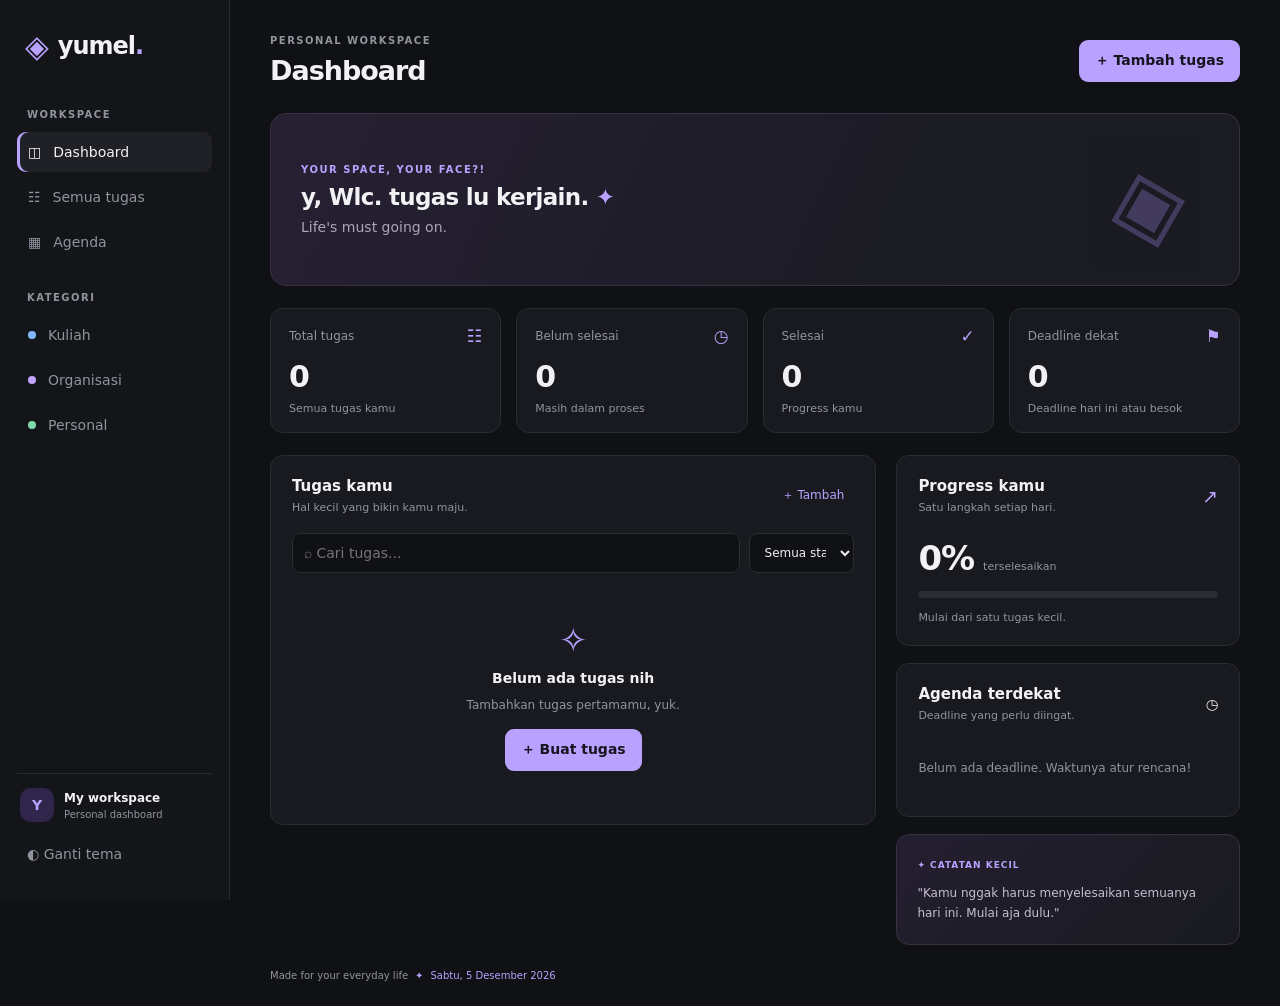
<file: index.html>
<!DOCTYPE html>
<html lang="id">
<head>
  <meta charset="UTF-8">
  <meta name="viewport" content="width=device-width, initial-scale=1.0">
  <meta http-equiv="refresh" content="0; url=ajg%20lu.html">
  <title>Yumel</title>
</head>
<body>
  <p>Membuka Yumel...</p>
  <a href="ajg%20lu.html">Klik di sini jika halaman tidak terbuka.</a>
</body>
</html>
</file>
<file: bgsttt.css>
:root {
  color-scheme: dark;
  --bg: #101114;
  --sidebar: #141519;
  --panel: #191a20;
  --panel-hover: #202127;
  --border: #2a2b33;
  --text: #f2f2f5;
  --muted: #92939f;
  --accent: #b9a2ff;
  --accent-dark: #30264c;
  --green: #82d9b0;
  --red: #ff9eaa;
  --blue: #82b8ff;
  --purple: #c2a4ff;
}

* { box-sizing: border-box; }

body {
  margin: 0;
  background: var(--bg);
  color: var(--text);
  font-family: Inter, ui-sans-serif, system-ui, -apple-system, sans-serif;
  font-size: 14px;
}

button, input, select { font: inherit; }
button { cursor: pointer; }
button:focus-visible, input:focus-visible, select:focus-visible {
  outline: 2px solid var(--accent);
  outline-offset: 3px;
}

.app { min-height: 100vh; }

.sidebar {
  position: fixed;
  inset: 0 auto 0 0;
  width: 230px;
  background: var(--sidebar);
  border-right: 1px solid var(--border);
  padding: 28px 17px;
  display: flex;
  flex-direction: column;
  z-index: 2;
}

.brand {
  display: flex;
  align-items: center;
  gap: 10px;
  margin: 0 0 45px 8px;
  color: var(--text);
  text-decoration: none;
  font-size: 24px;
  font-weight: 800;
  letter-spacing: -1px;
}

.brand-icon { color: var(--accent); font-size: 31px; }
.brand-dot { color: var(--accent); }

.nav-label, .eyebrow {
  font-size: 10px;
  font-weight: 800;
  letter-spacing: 1.5px;
  color: var(--muted);
}

.nav-label { margin: 0 0 12px 10px; }
nav { display: grid; gap: 5px; margin-bottom: 30px; }

.nav-item {
  display: flex;
  align-items: center;
  gap: 12px;
  width: 100%;
  border: 0;
  border-radius: 9px;
  padding: 12px 11px;
  text-align: left;
  background: transparent;
  color: var(--muted);
  font-size: 14px;
}

.nav-item:hover, .nav-item.active {
  color: var(--text);
  background: var(--panel-hover);
}

.nav-item.active { box-shadow: inset 3px 0 var(--accent); }
.nav-item > span { flex: 1; }
.dot { width: 8px; height: 8px; border-radius: 50%; }
.blue { background: var(--blue); }
.purple { background: var(--purple); }
.green { background: var(--green); }

.sidebar-bottom { margin-top: auto; }
.mini-profile {
  display: flex;
  align-items: center;
  gap: 10px;
  padding: 14px 3px;
  border-top: 1px solid var(--border);
}
.avatar {
  width: 34px;
  height: 34px;
  display: grid;
  place-items: center;
  border-radius: 11px;
  background: var(--accent-dark);
  color: var(--accent);
  font-weight: 800;
}
.mini-profile strong, .mini-profile small { display: block; }
.mini-profile strong { font-size: 12px; }
.mini-profile small { margin-top: 4px; color: var(--muted); font-size: 10px; }
.theme-btn, .text-btn {
  border: 0;
  color: var(--muted);
  background: transparent;
  padding: 10px;
}
.theme-btn:hover, .text-btn:hover { color: var(--text); }

.main { margin-left: 230px; padding: 35px 40px 20px; max-width: 1650px; }

.topbar, .panel-heading, .stat-heading {
  display: flex;
  align-items: center;
  justify-content: space-between;
  gap: 14px;
}

.topbar { margin-bottom: 27px; }
.eyebrow { margin: 0 0 9px; }
h1 { margin: 0; font-size: 27px; letter-spacing: -1px; }
.primary-btn, .secondary-btn {
  border-radius: 9px;
  padding: 11px 15px;
  border: 1px solid transparent;
  font-weight: 700;
}
.primary-btn { background: var(--accent); color: #17131f; }
.primary-btn:hover { filter: brightness(1.08); }
.secondary-btn { background: var(--panel-hover); border-color: var(--border); color: var(--text); }

.welcome {
  position: relative;
  overflow: hidden;
  display: flex;
  justify-content: space-between;
  align-items: center;
  min-height: 155px;
  padding: 27px 30px;
  border: 1px solid #393044;
  border-radius: 16px;
  background: linear-gradient(115deg, #272033, #1a1b23 72%);
  margin-bottom: 22px;
}
.welcome .eyebrow { color: var(--accent); }
.welcome h2 { font-size: 23px; letter-spacing: -.7px; margin: 0 0 9px; }
.welcome h2 span { color: var(--accent); }
.welcome p:last-child { color: #aaa5b7; margin: 0; }
.welcome-symbol {
  color: #8f79cb;
  font-size: 100px;
  opacity: .35;
  transform: rotate(-15deg);
  padding-right: 25px;
}

.stats {
  display: grid;
  grid-template-columns: repeat(4, minmax(0, 1fr));
  gap: 15px;
  margin-bottom: 22px;
}
.stat-card, .panel {
  background: var(--panel);
  border: 1px solid var(--border);
  border-radius: 13px;
}
.stat-card { padding: 17px 18px; min-width: 0; }
.stat-heading { color: var(--muted); font-size: 12px; }
.stat-heading > span:last-child { color: var(--accent); font-size: 17px; }
.stat-card > strong { display: block; font-size: 30px; margin: 13px 0 5px; letter-spacing: -1px; }
.stat-card > small { color: var(--muted); font-size: 11px; }

.content-grid { display: grid; grid-template-columns: minmax(0, 1.5fr) minmax(260px, .85fr); gap: 20px; align-items: start; }
.panel { padding: 21px; min-width: 0; }
.panel-heading { margin-bottom: 19px; }
.panel-heading h3 { margin: 0 0 6px; font-size: 15px; }
.panel-heading p { margin: 0; font-size: 11px; color: var(--muted); }
.text-btn { font-size: 12px; color: var(--accent); white-space: nowrap; }

.filters { display: flex; gap: 9px; margin-bottom: 15px; }
.filters input, .filters select, dialog input, dialog select {
  min-width: 0;
  width: 100%;
  background: var(--bg);
  color: var(--text);
  border: 1px solid var(--border);
  border-radius: 8px;
  padding: 11px;
}
.filters select { width: auto; max-width: 155px; font-size: 12px; }
.task-list { display: grid; gap: 9px; }

.task-item {
  display: flex;
  align-items: flex-start;
  gap: 11px;
  padding: 14px 12px;
  border: 1px solid var(--border);
  border-radius: 10px;
  background: var(--bg);
}
.task-item:hover { border-color: #50475f; }
.task-check {
  appearance: none;
  flex: 0 0 17px;
  width: 17px;
  height: 17px;
  border: 1px solid #666675;
  border-radius: 5px;
  margin: 2px 0 0;
  cursor: pointer;
}
.task-check:checked { background: var(--accent); border-color: var(--accent); }
.task-check:checked::after { content: "✓"; display: block; color: #17131f; font-size: 12px; text-align: center; font-weight: 900; }
.task-body { min-width: 0; flex: 1; }
.task-name { margin: 0 0 9px; font-weight: 650; overflow-wrap: anywhere; }
.task-item.completed .task-name { color: var(--muted); text-decoration: line-through; }
.task-meta { display: flex; align-items: center; flex-wrap: wrap; gap: 7px; }
.tag, .priority {
  display: inline-flex;
  align-items: center;
  border-radius: 5px;
  padding: 4px 7px;
  font-size: 10px;
  background: var(--panel-hover);
  color: var(--muted);
}
.tag.kuliah { color: var(--blue); }
.tag.organisasi { color: var(--purple); }
.tag.personal { color: var(--green); }
.priority.high { color: var(--red); }
.priority.medium { color: #eacb83; }
.priority.low { color: var(--green); }
.due-date { color: var(--muted); font-size: 10px; }
.task-actions { display: flex; gap: 3px; }
.icon-btn {
  border: 0;
  background: transparent;
  color: var(--muted);
  border-radius: 6px;
  padding: 5px;
}
.icon-btn:hover { color: var(--red); background: var(--panel-hover); }

.empty-state { text-align: center; padding: 32px 10px; }
.empty-state > div { color: var(--accent); font-size: 34px; margin-bottom: 10px; }
.empty-state strong { display: block; }
.empty-state p { color: var(--muted); font-size: 12px; margin-bottom: 17px; }

.right-column { display: grid; gap: 17px; }
.progress-icon { color: var(--accent); font-size: 19px; }
.progress-number { display: flex; align-items: baseline; gap: 9px; margin: 24px 0 13px; }
.progress-number strong { font-size: 34px; letter-spacing: -1px; }
.progress-number span { color: var(--muted); font-size: 11px; }
.progress-track { height: 7px; border-radius: 20px; overflow: hidden; background: var(--border); }
.progress-track > div { width: 0; height: 100%; background: var(--accent); border-radius: inherit; transition: width .25s ease; }
.progress-message { font-size: 11px; color: var(--muted); margin: 13px 0 0; }

.agenda-list { display: grid; gap: 13px; }
.agenda-item { display: flex; align-items: center; gap: 11px; min-width: 0; }
.date-box {
  width: 42px;
  height: 44px;
  flex-shrink: 0;
  display: grid;
  place-content: center;
  text-align: center;
  border-radius: 9px;
  background: var(--accent-dark);
  color: var(--accent);
}
.date-box strong { font-size: 15px; }
.date-box small { font-size: 9px; text-transform: uppercase; }
.agenda-detail { min-width: 0; }
.agenda-detail strong { display: block; font-size: 12px; overflow-wrap: anywhere; }
.agenda-detail small { display: block; color: var(--muted); font-size: 10px; margin-top: 5px; }
.agenda-empty { color: var(--muted); font-size: 12px; padding: 8px 0; }

.tip-card {
  padding: 20px;
  border-radius: 13px;
  border: 1px solid #393044;
  background: linear-gradient(135deg, #241f30, #191a20);
}
.tip-card > span { font-size: 9px; font-weight: 800; letter-spacing: 1px; color: var(--accent); }
.tip-card p { color: #c5bfd0; font-size: 12px; line-height: 1.7; margin: 12px 0 0; }

footer { display: flex; gap: 7px; align-items: center; color: var(--muted); font-size: 10px; padding: 25px 0 5px; }
footer span { color: var(--accent); }

dialog {
  width: min(440px, calc(100% - 30px));
  border: 1px solid var(--border);
  border-radius: 15px;
  background: var(--panel);
  color: var(--text);
  padding: 25px;
}
dialog::backdrop { background: #000a; backdrop-filter: blur(4px); }
.dialog-heading { display: flex; justify-content: space-between; align-items: start; margin-bottom: 24px; }
.dialog-heading h2 { margin: 0; font-size: 22px; }
.close-btn { border: 0; background: transparent; color: var(--muted); padding: 7px; }
dialog label { display: block; font-size: 12px; font-weight: 700; margin: 16px 0 8px; }
.optional { color: var(--muted); font-weight: 400; }
.dialog-actions { display: flex; justify-content: flex-end; gap: 9px; margin-top: 25px; }

body.light {
  color-scheme: light;
  --bg: #f5f5f8;
  --sidebar: #ffffff;
  --panel: #ffffff;
  --panel-hover: #f0edf7;
  --border: #e6e3ed;
  --text: #282532;
  --muted: #777383;
  --accent: #7655c9;
  --accent-dark: #eee7ff;
}
body.light .welcome { background: linear-gradient(115deg, #eee7ff, #f8f6ff); border-color: #ded2ff; }
body.light .welcome p:last-child, body.light .tip-card p { color: #706782; }
body.light .tip-card { background: #f4efff; border-color: #e5d9ff; }

@media (min-width: 1450px) {
  .main { margin-left: 250px; padding-left: 55px; padding-right: 55px; }
  .sidebar { width: 250px; }
}
@media (max-width: 1100px) {
  .main { padding: 28px 23px; }
  .stats { grid-template-columns: repeat(2, minmax(0, 1fr)); }
  .content-grid { grid-template-columns: minmax(0, 1fr); }
  .right-column { grid-template-columns: repeat(2, minmax(0, 1fr)); }
  .tip-card { grid-column: 1 / -1; }
}
@media (max-width: 700px) {
  .sidebar { position: static; width: auto; padding: 13px 15px; border-right: 0; border-bottom: 1px solid var(--border); }
  .brand { margin: 0 0 12px 3px; font-size: 21px; }
  .brand-icon { font-size: 25px; }
  .nav-label, .sidebar-bottom { display: none; }
  .sidebar nav { display: flex; gap: 6px; overflow-x: auto; margin: 0; padding-bottom: 2px; }
  .nav-item { width: auto; white-space: nowrap; padding: 10px; font-size: 12px; }
  .nav-item > span { flex: initial; }
  .main { margin-left: 0; padding: 24px 14px; }
  .topbar { align-items: center; }
  h1 { font-size: 24px; }
  .topbar .primary-btn { font-size: 12px; padding: 10px; }
  .welcome { min-height: 135px; padding: 22px 18px; }
  .welcome h2 { font-size: 19px; }
  .welcome p:last-child { max-width: 220px; line-height: 1.5; font-size: 12px; }
  .welcome-symbol { font-size: 65px; padding: 0; }
  .stats { gap: 9px; }
  .stat-card { padding: 13px; }
  .stat-card > strong { font-size: 25px; }
  .stat-card > small { line-height: 1.5; }
  .content-grid { gap: 13px; }
  .panel { padding: 15px; }
  .filters { flex-direction: column; }
  .filters select { width: 100%; max-width: none; }
  .right-column { grid-template-columns: minmax(0, 1fr); }
  .tip-card { grid-column: auto; }
}
</file>
